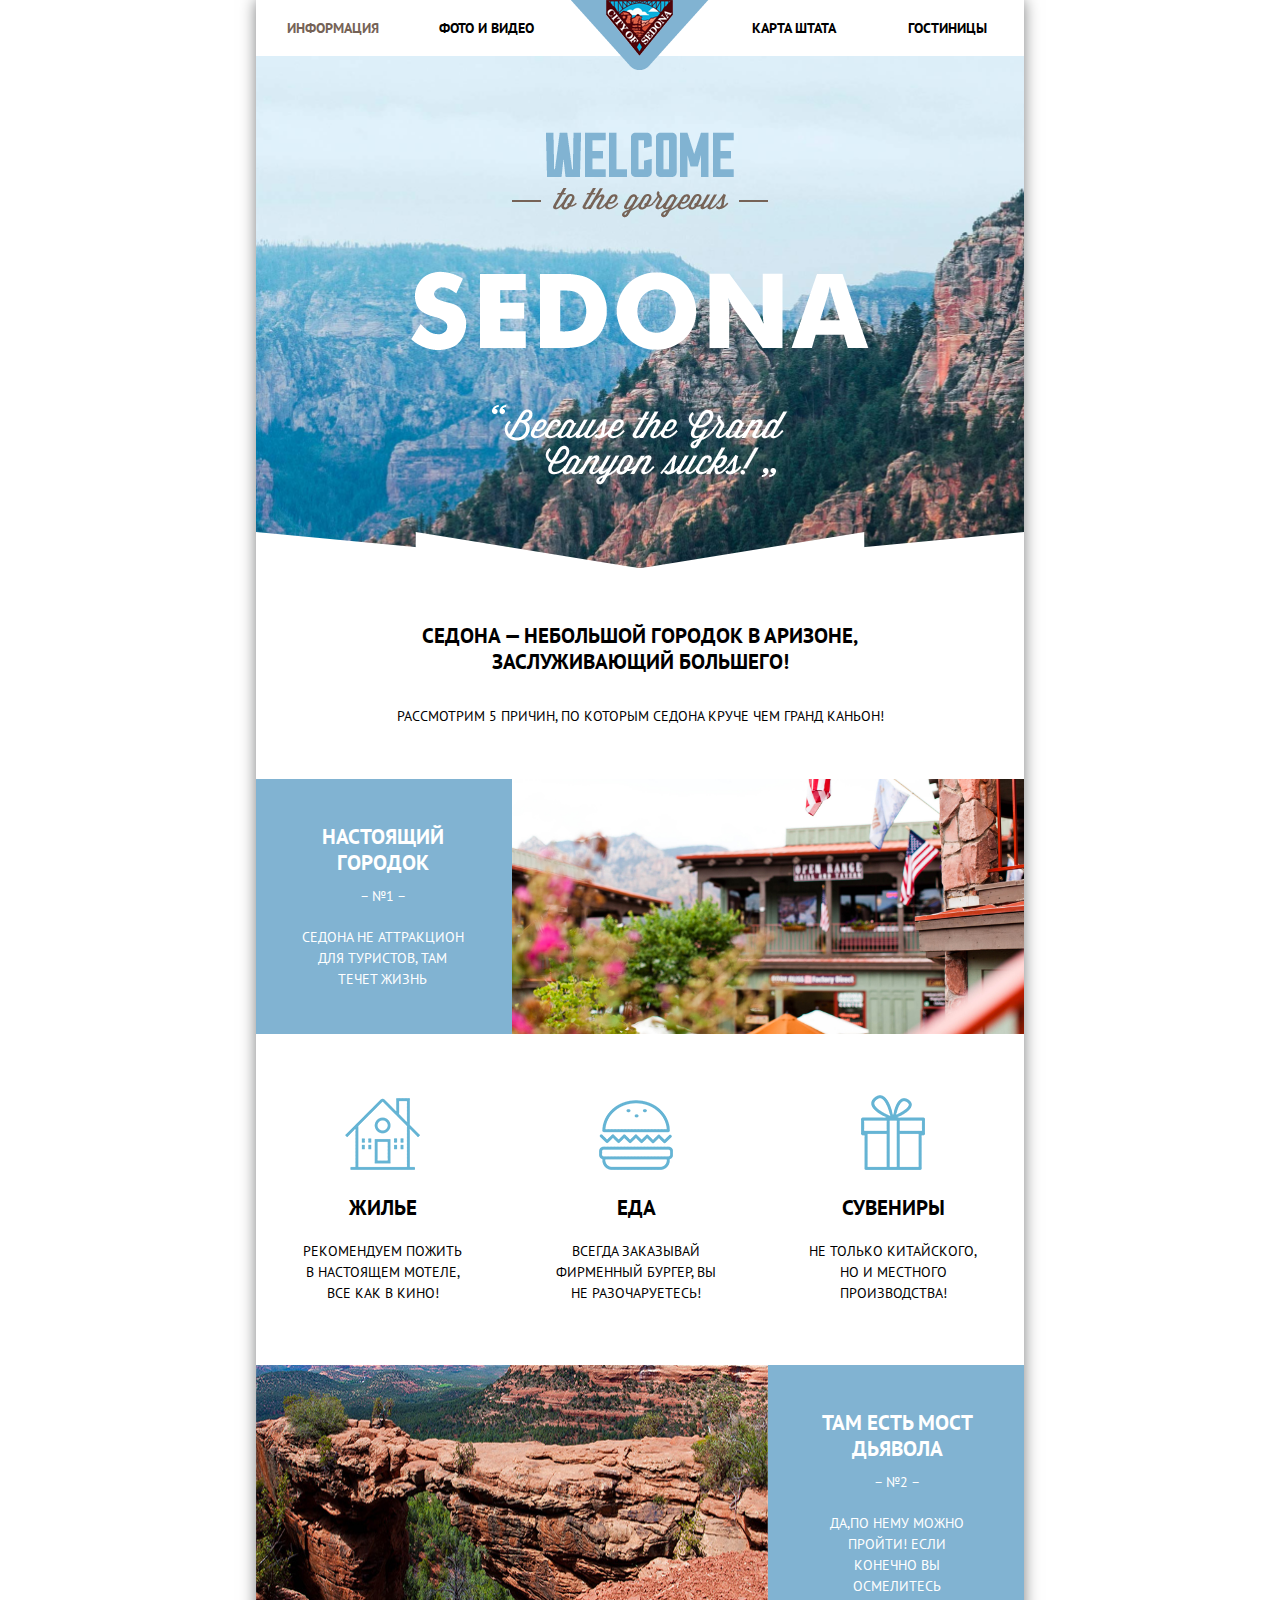
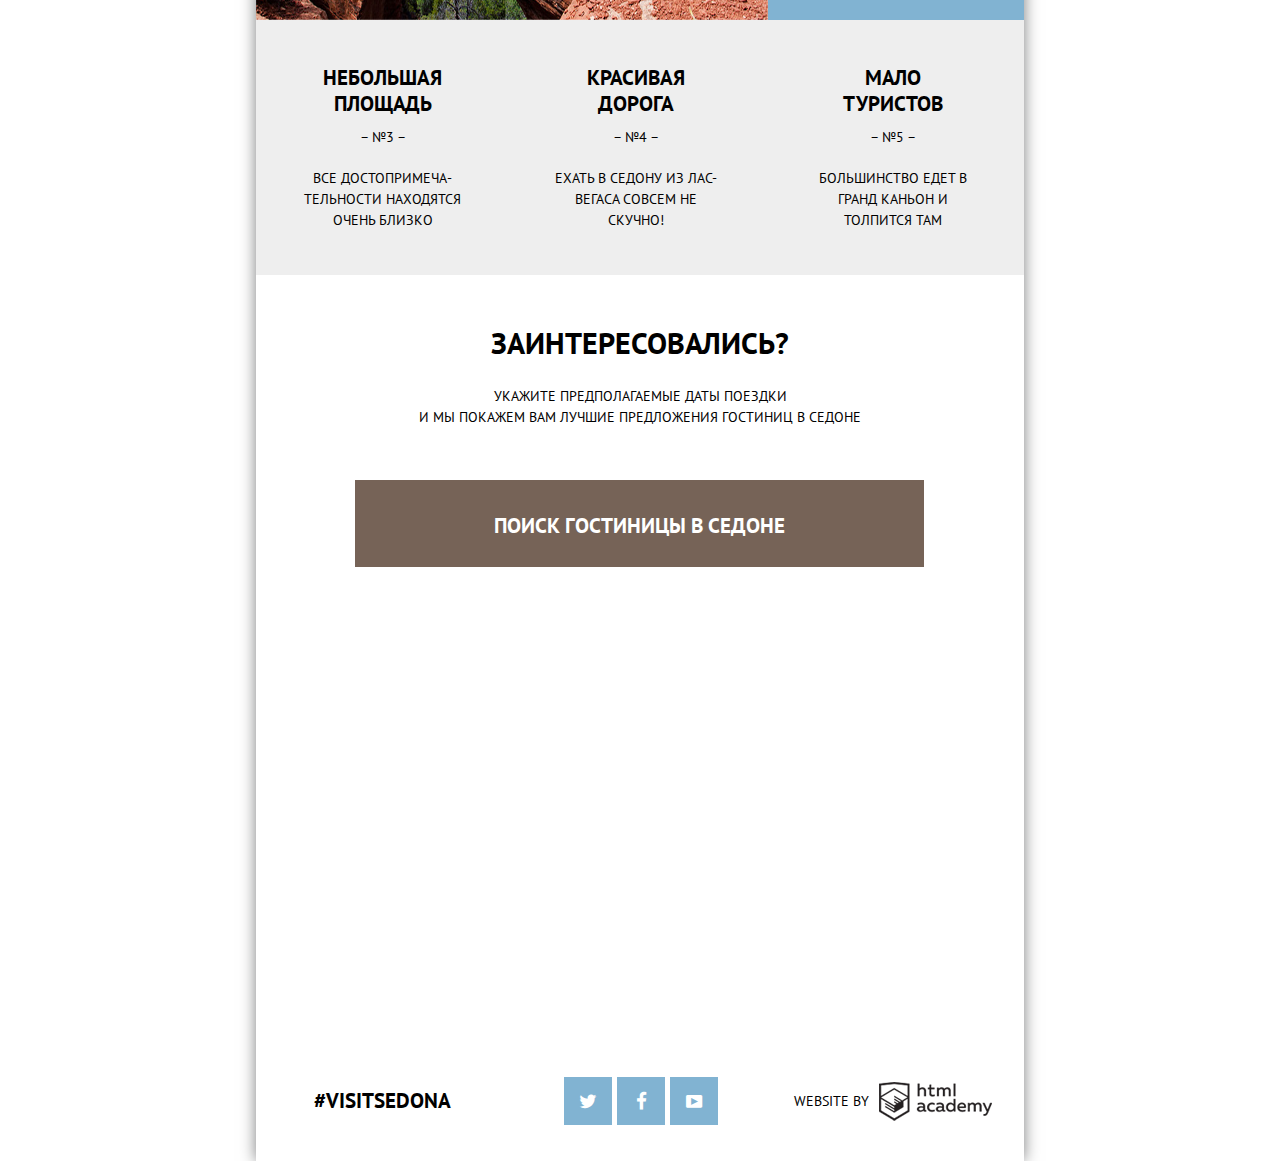
<file: index.html>
<!DOCTYPE html>
<html>
	<head>
		<meta charset="utf-8">
		<title>City of Sedona</title>
		<link rel="stylesheet" href="css/normalize.css">
		<link href='http://fonts.googleapis.com/css?family=PT+Sans:400,700&subset=cyrillic,latin' rel='stylesheet' type='text/css'>
		<link rel="stylesheet" href="css/style.css">
	</head>
	<body>
	  
		<div class="container">
			<header class="header">
				<nav class="main-navigation">
					<div class="logo">
						<a href="index.html">
							<img src="img/logo.png" width="138" height="70" alt="City of Sedona">
						</a>
					</div>
					<ul>
						<li>
							<a href="index.html" class="active">Информация</a>
						</li>
						<li>
							<a href="#">Фото и Видео</a>
						</li>
						<li>
							<a href="#">Карта штата</a>
						</li>
						<li>
							<a href="catalog.html">Гостиницы</a>
						</li>
					</ul>
				</nav>
			</header>

			<div class="promo">
			</div>
			
			<div class="cards">
				<div class="section">
					<h2 class="title">Седона &mdash; небольшой городок в Аризоне,<br> заслуживающий большего!</h2>
					<p>Рассмотрим 5 причин, по которым Седона круче чем Гранд каньон!</p>
				</div>
			  
				<div class="section-1 row">
					<div  class="col1">
						<h2 class="title">Настоящий городок</h2>
						<p class="number">&ndash; №1 &ndash;</p>
						<p>Седона не аттракцион для туристов, там течет жизнь</p>
					</div>
					<div class="col2 banner-photo-1">
						<img src="img/photo-1.jpg" width="512" height="255" alt="Настоящий городок">
					</div>
				</div>
			  
				<div class="section-2 row">
					<div class="col1">
						<i class="sprite sprite-house"></i>
						<h2 class="title">Жилье</h2>
						<p>Рекомендуем пожить в настоящем мотеле, все как в кино!</p>
					</div>
					<div class="col1">
						<i class="sprite sprite-burger"></i>
						<h2 class="title">Еда</h2>
						<p>Всегда заказывай фирменный бургер, вы не разочаруетесь!</p>
					</div>
					<div class="col1">
						<i class="sprite sprite-gift"></i>
						<h2 class="title">Сувениры</h2>
						<p>Не только китайского, но и местного производства!</p>
					</div>
				</div>
			  
				<div class="section-3 row">
					<div class="col2 banner-photo-2">
						<img src="img/photo-2.jpg" width="512" height="255" alt="Мост дьявола" >
					</div>
					<div class="col1">
						<h2 class="title">Там есть мост дьявола</h2>
						<p class="number">&ndash; №2 &ndash;</p>
						<p>Да,по нему можно пройти! Если конечно вы осмелитесь</p>
					</div>
				</div>
			  
				<div class="section-4 row">
					<div class="col1">
						<h2 class="title">Небольшая площадь</h2>
						<p class="number">&ndash; №3 &ndash;</p>
						<p>Все достопримеча&shy;тельности находятся очень близко</p>
					</div>
					<div class="col1">
						<h2 class="title">Красивая дорога</h2>
						<p class="number">&ndash; №4 &ndash;</p>
						<p>Ехать в Седону из Лас-вегаса совсем не скучно!</p>
					</div>
					<div class="col1">
						<h2 class="title">Мало<br> туристов</h2>
						<p class="number">&ndash; №5 &ndash;</p>
						<p>Большинство едет в Гранд каньон и толпится там</p>
					</div>
				</div>
			</div>
		  
			<div class="container-form">
				<div class="search">
					<p class="heading">Заинтересовались?</p>
					<p>Укажите предполагаемые даты поездки<br> и мы покажем вам лучшие предложения гостиниц в седоне</p>    <!---->
				</div>
	
				<form class="search-form" action="echo" method="post">
				<a href="javascript:void(0)" onclick="document.getElementById('search-form').style.display = 'block'" class="button-block brown button-expander">Поиск гостиницы в Седоне</a>
					<div class="search-form-content" id="search-form">
						<label for="date-in">Дата заезда:</label>
						<input class="date" id="date-in" name="date-in" type="text" value="24 апреля 2014">
						<label for="date-out">Дата выезда:</label>
						<input class="date" id="date-out" name="date-out" type="text" value="4 июля 2014">
						<div class="row counts">
							<div class="half-width">
								<label for="adults">Взрослые:</label>
								<button class="minus"><i class="icon-minus"></i></button>
								<input class="number" id="adults" type="text" placeholder="2">
								<button class="plus"><i class="icon-plus"></i></button>
							</div>
							<div class="half-width">
								<label for="children">Дети:</label>
								<button class="minus"><i class="icon-minus"></i></button>
								<input class="number" id="children" type="text" placeholder="0">
								<button class="plus"><i class="icon-plus"></i></button>
							</div>
						</div>
						<button class="button-block blue button-search" type="submit">Найти</button>
					</div>
				</form>
				
				<div class="map">
					<iframe src="https://www.google.com/maps/embed?pb=!1m18!1m12!1m3!1d838162.8369633064!2d-111.79513845!3d34.854378399999995!2m3!1f0!2f0!3f0!3m2!1i1024!2i768!4f13.1!3m3!1m2!1s0x872da132f942b00d%3A0x5548c523fa6c8efd!2z0KHQtdC00L7QvdCwLCDQkNGA0LjQt9C-0L3QsCwg0KHQqNCQ!5e0!3m2!1sru!2sru!4v1434977384520" width="768" height="588"></iframe>
				</div>
				
			</div>
		  
			<footer class="main-footer row index-footer">
				<div class="footer-hashtag col1">
					#VISITSEDONA
				</div>
				<div class="footer-social col1">
					<a href="#" class="social-btn social-btn-twitter"><i class="icon icon-twitter"></i></a>
					<a href="#" class="social-btn social-btn-fb"><i class="icon icon-facebook"></i></a>
					<a href="#" class="social-btn social-btn-youtube"><i class="icon icon-youtube"></i></a>
				</div>
				<div class="footer-copyright col1">
					<div class="website-by">Website by</div>
					<a class="logo-html" href="#"></a>
				</div>
			</footer>
		  
		 </div>
	</body>
</html>
</file>
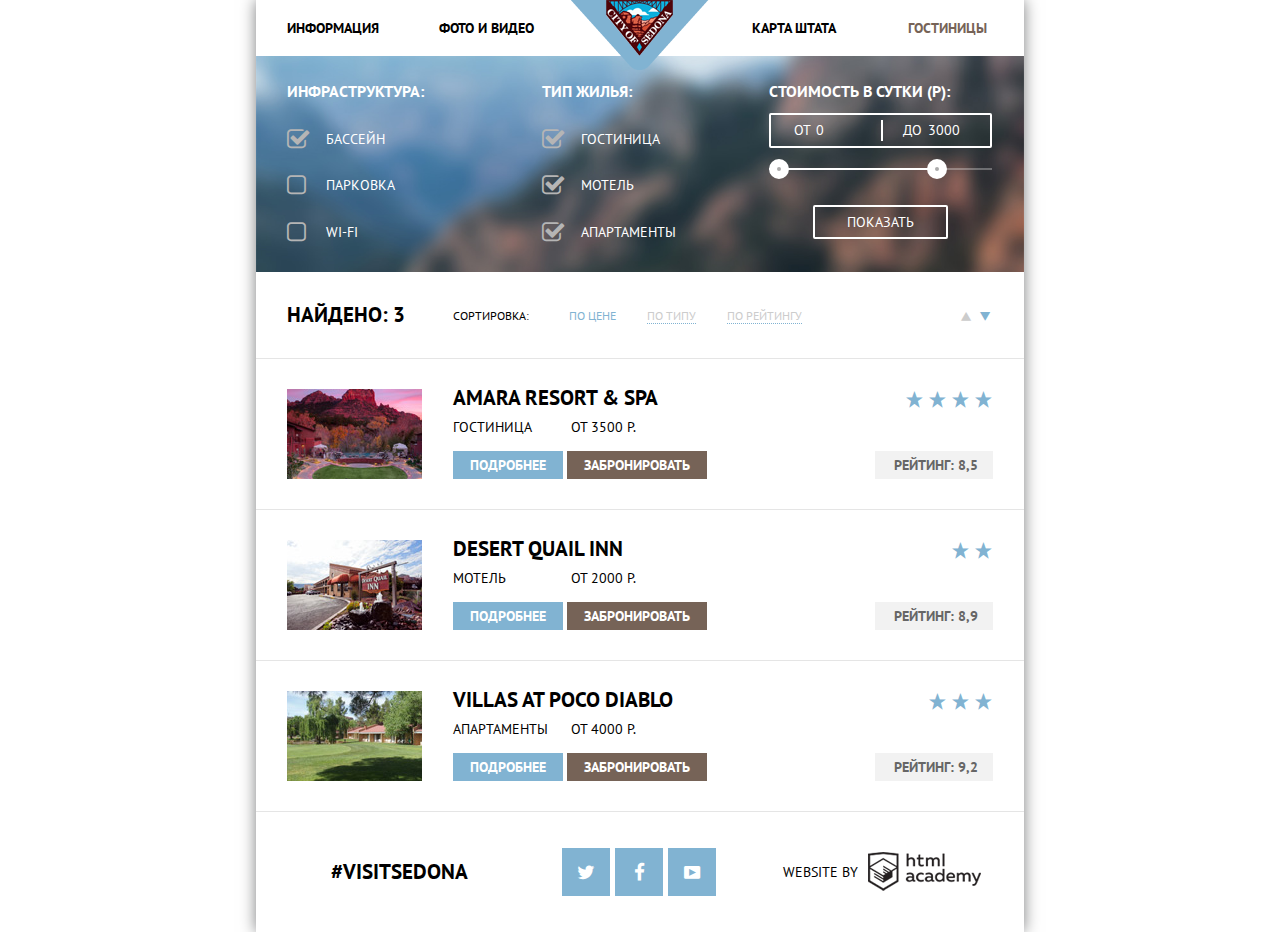
<file: catalog.html>
<!DOCTYPE html>
<html>
	<head>
		<meta charset="utf-8">
		<title>Hotels</title>
		<link rel="stylesheet" href="css/normalize.css">
		<link href='http://fonts.googleapis.com/css?family=PT+Sans:400,700&subset=cyrillic,latin' rel='stylesheet' type='text/css'>
		<link rel="stylesheet" href="css/style.css">
	</head>
	<body>
	  
		<div class="container">
			<header class="header">
				<nav class="main-navigation">
					<div class="logo">
						<a href="index.html">
							<img src="img/logo.png" width="138" height="70" alt="City of Sedona">
						</a>
					</div>
					<ul>
						<li>
							<a href="index.html">Информация</a>
						</li>
						<li>
							<a href="#">Фото и Видео</a>
						</li>
						<li>
							<a href="#">Карта штата</a>
						</li>
						<li>
							<a href="catalog.html" class="active">Гостиницы</a>
						</li>
					  </ul>
				</nav>
			</header>
		  
			<form class="filters row" action="/search" method="post">
				<div class="col1">
					<fieldset class="filter-check f-type">
						<legend>Инфраструктура:</legend>
						<div>
							<input id="swimming" name="swimming" type="checkbox" value="1-1" checked>
							<label for="swimming"><span>Бассейн</span></label>
						</div>
						<div>
							<input id="parking" name="parking" type="checkbox" value="1-2">
							<label for="parking"><span>Парковка</span></label>
						</div>
						<div>
							<input id="wifi" name="wifi" type="checkbox" value="1-3">
							<label for="wifi"><span>Wi-Fi</span></label>
						</div>
					</fieldset>
				</div>
				<div class="col1">
					<fieldset class="filter-check f-type house-type">
						<legend>Тип жилья:</legend>
						<div>
							<input id="hotel" name="hotel" type="checkbox" value="2-1" checked>
							<label for="hotel"><span>Гостиница</span></label>
						</div>
						<div>
							<input id="motel" name="motel" type="checkbox" value="2-2" checked>
							<label for="motel"><span>Мотель</span></label>
						</div>
						<div>
							<input id="apartments" name="apartments" type="checkbox" value="2-3" checked>
							<label for="apartments"><span>Апартаменты</span></label>
						</div>
					</fieldset>
				</div>
				<div class="col1">
					<fieldset class="filter-check price-type">
						<legend>Стоимость в сутки (Р):</legend>
						<div class="price-view">
							
							<div class="price-from">
								От <input name="price_from" value="0">
							</div>
							<div class="price-to">
								До <input name="price_to" value="3000">
							</div>
						</div>
						<div class="range-controls">
							<div class="scale">
								<div class="bar"></div>
							</div>
							<div class="toggle min-toggle"></div>
							<div class="toggle max-toggle"></div>
						</div>
						<button class="button show-btn" type="submit">Показать</button>
					</fieldset>
				</div>
			</form>
			
			<div class="sorting row">
				<p class="sorting-result">Найдено:<span class="find-result"> 3</span></p>
				<div class="sorting-by">
					<p>Сортировка:</p>
					<ul>
						<li>
							<a class="active" href="#">По цене</a>
						</li>
						<li>
							<a href="#">По типу</a>
						</li>
						<li>
							<a href="#">По рейтингу</a>
						</li>
					</ul>
				</div>
				<div class="sorting-direction">
					<a href="#">
						<i class="icon icon-up-dir"></i>
					</a>
					<a  class="active" href="#">
						<i class="icon icon-down-dir"></i>
					</a>
				</div>
			</div>
		
			<div class="search-results">
				<div class="item row">
					<figure class="result-image list1">
						<a href="#"><img src="img/hotel-1.jpg" width="135" height="90" alt="Amara Resort &amp; SPA"></a>
					</figure>
					<div class="result-description list2">
						<a href="#"  class="result-title">Amara Resort &amp; SPA</a>
						<div class="result-subtitle">
							<span>Гостиница</span>от 3500 р.
						</div>
						<div class="result-btns">
							<a class="button blue" href="#">Подробнее</a>
							<a class="button brown" href="#">Забронировать</a>
						</div>
					</div>
					<div class="result-rating list3">
						<div class="rating-stars">
							<i class="icon icon-star"></i>
							<i class="icon icon-star"></i>
							<i class="icon icon-star"></i>
							<i class="icon icon-star"></i>
						</div>
						<div class="rating-point">Рейтинг: 8,5</div>
					</div>
				</div>
				<div class="item row">
					<figure class="result-image list1">
						<a href="#"><img src="img/hotel-2.jpg" width="135" height="90" alt="Desert Quail INN"></a>
					</figure>
					<div class="result-description list2">
						<a href="#" class="result-title">Desert Quail INN</a>
						<div class="result-subtitle">
							<span>Мотель</span>от 2000 р.
						</div>
						<div class="result-btns">
							<a class="button blue" href="#">Подробнее</a>
							<a class="button brown" href="#">Забронировать</a>
						</div>
					</div>
					<div class="result-rating list3">
						<div class="rating-stars">
							<i class="icon icon-star"></i>
							<i class="icon icon-star"></i>
						</div>
						<div class="rating-point">Рейтинг: 8,9</div>
					</div>
				</div>
				<div class="item row">
					<figure class="result-image list1">
						<img src="img/hotel-3.jpg" width="135" height="90" alt="Villas at Poco Diablo">
					</figure>
					<div class="result-description list2">
						<a href="#" class="result-title">Villas at Poco Diablo</a>
						<div class="result-subtitle">
							<span>Апартаменты</span>от 4000 р.
						</div>
						<div class="result-btns">
							<a class="button blue" href="#">Подробнее</a>
							<a class="button brown" href="#">Забронировать</a>
						</div>
					</div>
					<div class="result-rating list3">
						<div class="rating-stars">
							<i class="icon icon-star"></i>
							<i class="icon icon-star"></i>
							<i class="icon icon-star"></i>
						</div>
						<div class="rating-point">Рейтинг: 9,2</div>
					</div>
				</div>
			</div>
		
			<footer class="main-footer inner row separator">
				<div class="footer-hashtag col1">
					#VISITSEDONA
				</div>
				<div class="footer-social col1">
					<a href="#" class="social-btn social-btn-twitter"><i class="icon icon-twitter"></i></a>
					<a href="#" class="social-btn social-btn-fb"><i class="icon icon-facebook"></i></a>
					<a href="#" class="social-btn social-btn-youtube"><i class="icon icon-youtube"></i></a>
				</div>
				<div class="footer-copyright col1">
					<div class="website-by">Website by</div>
					<a class="logo-html" href="#"></a>
				</div>
			</footer>
		  
		 </div>
	</body>
</html>
</file>
<file: css/style.css>
body{
	font-family: 'PT Sans', 'Arial', sans-serif;
	font-size: 14px;
	line-height: 21px;
	text-transform: uppercase;
	color: black;
}

h2{
	font-size: 21px;
	line-height: 26px;
	font-weight: bold;
}

.container {
	width: 768px;
	margin: 0 auto;
	-moz-box-shadow: 0 0 15px 0 #7d7e7f;
    -webkit-box-shadow: 0 0 15px 0 #7d7e7f;
    box-shadow: 0 0 15px 0 #7d7e7f;
	/*position: relative;*/ /* удалить когда удаляется testimage */
}

.promo{
	background: url(../img/figure.png) 50% 476px no-repeat, 
				url(../img/because.png) 50% 349px no-repeat, 
				url(../img/sedona.png) 50% 216px no-repeat, 
				url(../img/welcome.png) 50% 76px no-repeat, 
				url("../img/bg-promo.jpg") #9a8179; 
	background-size: auto, auto, auto, auto, cover;
	background-attachment: scroll, scroll, scroll, scroll, fixed;
	width: 768px;
	height: 512px;
}

/*сетка*/

.col1 {
	width: 33%;
	float: left;
}

.col2 {
	width: 67%;
	float: left;
}

.banner-row {
	display: table-row;
}

.banner-row .col1, .banner-row .col2 {
	float: none;
	display: table-cell;
	vertical-align: top;
	height: 257px;
}

.row::after {
	clear: both;
	content:"";
	display: table;
}

.list1 {
	width: 166px;
	float: left;
}

.list2 {
	width: 400px;
	float: left;
}

.list3 {
	width: 140px;
	float: right;
}

/* -------------------- главное меню ---------------------- */

.main-navigation ul::after {
	clear: both;
	content:"";
	display: table;
}
.main-navigation ul {
	padding: 0;
	margin: 0;
	list-style: none;
}

.main-navigation li {
	width: 20%;
	line-height: 56px;
	float: left;
}

.main-navigation li:nth-child(4n-1) {
	margin-left: 20%;
}

.main-navigation a {
	text-decoration: none;
	color: black;
	font-weight: bold;
	font-family: 'PT Sans', 'Arial', sans-serif;
}

.main-navigation a:hover {
	color: #81b3d2;
}

.main-navigation a:active {
	color: rgba(0, 0, 0, .3)
}

.main-navigation .active {
	color: #766357;
}

.main-navigation .active:hover {
	color: #604e43;
}

.main-navigation .active:active {
	color: rgba(118, 99, 87, .3);
}

.main-navigation {
	position: relative;
	text-align: center;
}

.logo {
	position: absolute;
	width: 20%;
	margin-left: 40%;
  }

.cards {
	text-align: center;
}

.cards .col1 {
	box-sizing: border-box;
	padding-left: 45px;
	padding-right: 45px;
}

.cards h2 {
	margin: 0px;
}

.cards p {
	margin-top: 20px;
}

.cards .col1 {
	padding-top: 45px;
}

/* section */

.section {
	padding-top: 55px;
	padding-bottom: 52px;
}

.section h2 {
	margin: 0;
}

.section p {
	margin-bottom: 0;
	margin-top: 31px;
}

/* section-1 */

.section-1 {
	background: #81b3d2;
	color: white;
}
/*
.banner-photo-1 {
	background: url(../img/photo-1.jpg) no-repeat #81b3d2;
	background-size: cover;
}

.banner-photo-2 {
	background: url(../img/photo-2.jpg) no-repeat #81b3d2;
	background-size: cover;
}
*/

.banner-photo-1 img, .banner-photo-2 img {
	display: block;
}

.banner-photo-1 img {
	margin-left: 3px;
}

.cards .number {
	margin-top: 10px;
	margin-bottom: 20px;
}

/* section-2 */

.section-2 .col1 {
	min-height: 331px;
	padding-top: 60px;
}

.section-2 .col1:last-child, .section-4 .col1:last-child {
	width: 34%;
}

.sprite {
	background: url(../img/sprite-features.png) no-repeat;
	width: 76px;
	height: 76px;
	display: block;
	margin-left: auto;
	margin-right: auto;
	margin-bottom: 25px;
}

.sprite.sprite-burger {
	background-position: -76px 0;
}

.sprite.sprite-gift {
	background-position: -152px 0;
}

/* section-3 */

.section-3 {
	background: #81b3d2;
	color: white;
}

/* section-4 */

.section-4 {
	background: #eeeeee;
}

.section-4 .col1 {
	min-height: 206px;
	padding-bottom: 30px;
}

/* search- карта, форма */

.search {
	padding-top: 25px;
	padding-bottom: 125px;
}

.search p {
	text-align: center;
}

p.heading {
	font-size: 30px;
	font-weight: bold;
	line-height: 26px;
	text-align: center;
}

.container-form {
	position: relative;
}

.search-form {
	background-color: #fff;
	/*min-height: 460px;*/
	width: 570px;
	position: absolute;
	left: 50%;
	top: 205px;
	margin-left: -285px;
	z-index: 2;
}

.button {
	text-transform: uppercase;
	text-decoration: none;
	display: inline-block;
	color: white;
	text-align: center;
	font-weight: bold;
}

.button-block {
	display: block;
	border: none;
	text-transform: uppercase;
	text-decoration: none;
	text-align: center;
	font-weight: bold;
	width: 100%;
}

.button-expander {
	padding-top: 35px;
	margin: 0;
	width: 569px;
	height: 52px;
	font-size: 21px;
}

.button-search {
	height: 58px;
	padding: 0;
	font-size: 21px;
	margin-top: 25px;
}

.brown {
	background: #766357;
	color: white;
}

.brown:hover {
	background: #604e43;
}

.brown:active {
	background: #503e33;
	color: #928a85;
}

.blue {
	background: #81b3d2;
	color: white;
}

.blue:hover, .social-btn:hover {
	background: #669ec0;
}

.blue:active, .social-btn:active {
	color: #94b9d2;
	background: #5496bd;
}

.social-btn {
	text-decoration: none;
}

.search-form-content {
	min-height: 264px;
	display: none;
	padding: 55px;
	-moz-box-shadow: 0 0 15px 0 #7d7e7f;
    -webkit-box-shadow: 0 0 15px 0 #7d7e7f;
    box-shadow: 0 5px 15px 0 #7d7e7f;
}

.search-form-content input.date {
	width: 346px;
	padding-right: 40px;
	text-align: left;
}

.search-form-content input {
	display: inline-block;
	font: 700 14px/1.4 'PT Sans', sans-serif;
	text-transform: uppercase;
	border: 2px solid #f2f2f2;
	background-color: #f2f2f2;
	padding: 7px 13px;
	-webkit-box-sizing: border-box;
	-moz-box-sizing: border-box;
	box-sizing: border-box;
}

.search-form-content label {
	display: inline-block;
	text-align: left;
	font: 700 14px/1.5 'PT Sans', sans-serif;
	margin-bottom: 35px;
	margin-right: 15px;
	width: 95px;
}

.search-form-content input:hover {
	background: #ebebeb;
	border: 2px solid #ebebeb;
}

.search-form-content input:focus {
	background: white;
	border: 2px solid #e5e5e5;
	outline: none;
}

.search-form-content .date {
	position: relative;
}

.search-form-content input.date {
	padding-right: 35px;
	background-image: url(../img/sprite.png);
	background-repeat: no-repeat;
	background-position: right 10px top 7px;
}

.search-form-content input.date:hover {
	background-position: right 10px top -32px;
}

.search-form-content input.date:active {
	background-position: right 10px top -70px;
}

.half-width {
	width: 50%;
	float: left;
	-webkit-box-sizing: border-box;
	-moz-box-sizing: border-box;
	box-sizing: border-box;
	font-size: 0px;
}

.half-width button {
	background: #f2f2f2;
	border: 2px solid #f2f2f2;
	padding-right: 7px;
	padding-left: 7px;
}

.half-width button, .half-width input[type="text"] {
	font-size: 14px;
	padding-top: 7px;
	padding-bottom: 7px;
	text-align: center;
	line-height: 21px;
}

.half-width:last-child {
	padding-left: 50px;
}

.half-width:last-child label {
	width: 48px;
}

.half-width input[type="text"] {
	width: 40px;
}

.half-width .minus, .half-width .plus {
	color: #a9a9a9;
	outline: none;
}

.half-width .minus:hover, .half-width .plus:hover {
	color: black;
}

.half-width .minus:active, .half-width .plus:active {
	color: #81b3d2;
}

.counts {
	margin-top: 5px;
}

.map {
	left: 0;
	width: 100%;
	z-index: 1;
}

.map iframe {
	border: 0px none; 
}

.inner .social-btn-twitter {
	margin-left: 10px;
	margin-right: 0px;
}

.inner .social-btn-fb {
	margin-right: 5px;
	margin-left: 5px;
}

/* main-footer */

.index-footer {
	position: relative;
	background-color: rgba(255,255,255,.9);
	z-index: 10;
	padding: 0px;
	margin-top: -120px;
}

.index-footer .social-btn-twitter {
	margin-left: 10px;
	margin-right: 0px;
}

.index-footer .social-btn-fb {
	margin-right: 5px;
	margin-left: 5px;
}

.main-footer {
	min-height: 84px;
	padding-top: 36px;
}

.main-footer.inner {
	padding-left: 26px;
	padding-right: 30px;
}

.main-footer .col1:last-child {
	width: 34%;
}

.footer-hashtag {
	font-size: 21px;
	font-weight: bold;
	text-align: center;
	line-height: 48px;
}

.footer-social {
	font-size: 0px;
	text-align: center;
}

.footer-social a:last-child {
	margin-right: 0px;
}

.social-btn {
	display: inline-block;
	font-size: 19px;
	line-height: 48px;
	height: 48px;
	width: 48px;
	text-align: center;
	color: white;
	background: #81b3d2;
	margin-right: 8px;
}

.footer-copyright {
	font-size: 0px;
	line-height: 48px;
}

.website-by {
	font-size: 14px;
	display: inline-block;
	vertical-align: top;
	height: 48px;
	margin-left: 31px;
}

.logo-html {
	background: url(../img/logo-htmlacademy.png) 0% 50% no-repeat;
	display: inline-block;
	vertical-align: top;
	height: 48px;
	width: 113px;
	margin-left: 10px;
}

.logo-html:hover {
	background: url(../img/logo-htmlacademy-hover.png) 0% 50% no-repeat;
}

.logo-html:active {
	background: url(../img/logo-htmlacademy-down.png) 0% 50% no-repeat;
}

/* -----------------------------страница- отели--------------------------- */

/* filters */

.filters {
	min-height: 215px;
	background: #9a8179 url(../img/bg-hotels.jpg) no-repeat;
	background-size: cover;
	box-sizing: border-box;
	color: white;
}

.filters legend {
	font-weight: bold;
}

.filters .col1 {
	box-sizing: padding-box;
}

.filter-check legend {
	margin-bottom: 26px;
	font-size: 16px;
}

.f-type div + div {
	margin-top: 24px;
}

.filter-check {
	margin-top: 25px;
	margin-bottom: 28px;
}

.filter-check label {
	display: block;
}

.filter-check input[type="checkbox"] {
	display: none;
}

.filter-check input[type="checkbox"] + label {
	display: inline-block;
	vertical-align: middle;
	margin-right: 22px;
	cursor: pointer;
}

.filter-check input[type="checkbox"] + label::before {
	content: '\2610';
	display: inline-block;
	vertical-align: middle;
	font-family: 'symbols-sedona';
	font-size: 24px;
	margin-right: 15px;
	width: 24px;
	cursor: pointer;
}

.f-type label {
	color: #b5b5b5;
}

.f-type label:hover {
	color: white;
}

.f-type input:disabled + label {
	color: #6a6a6a;
}

.house-type {
	padding-left: 20px;
}

.price-type {
	padding-left: 12px;
}

.price-type legend {
	margin-bottom: 11px;
}

label span {
	color: white;
}

.filter-check input[type="checkbox"]:checked + label::before {
	content: '\2611';
}

.filter-check input::-moz-placeholder { /* оставить одно или так? */
	color: white;
}

.filter-check input::-webkit-input-placeholder {/* оставить одно или так? */
	color: white;
}

fieldset {
	padding: 0px;
	margin: 0px;
	border: 0px none;
}

.price-view {
	border: 2px solid white;
	border-radius: 2px;
	padding-top: 5px;
	padding-bottom: 5px;
}

.price-view input {
	border: 0px;
	background: none;
	color: white;
	width: 40px;
	outline: none;
}

.price-from {
	display: inline-block;
	vertical-align: top;
	width: 110px;
	text-align: center;
}

.price-to {
	display: inline-block;
	vertical-align: top;
	width: 100px;
	text-align: center;
}

.price-from {
	border-right: 2px solid white;
}

.show-btn {
	background-image: none; 
    background-color: transparent;
	border: 2px solid white;
	border-radius: 2px;
	width: 135px;
	font-weight: normal;
	line-height: 32px;
	margin-top: 35px;
	margin-left: 44px;
	outline: none;
}

.range-controls {
	position:relative;
}

.scale {
    margin-top: 20px;
    height: 2px;
    background: rgba(255,255,255,.3);
}

.bar {
	width: 168px;
    height: 2px;
    background: white;
}

.toggle {
	position:absolute;
    top:-9px;
    left:0px;
    width:4px;
    height:4px;
    border: 8px solid white;
    background:#ababab;
    cursor:pointer;
    border-radius:50%;
}

.toggle:hover {
	background: #1c4f80;
}

.min-toggle {
	left: 0px;
}

.max-toggle {
	left: 158px;
}

/* sorting */

.sorting {
	height: 86px;
	font-size: 0px;
}

.sorting p {
	margin: 0;
}

.sorting-result {
	font-size: 21px;
	font-weight: bold;
	width: 166px;
	height: 86px;
	line-height: 86px;
}

.sorting-by {
	width: 400px;
}

.sorting-by a, .sorting-by p {
	font-size: 12px;
	text-decoration: none;
}

.sorting-by a:hover {
	color: #81b3d2;
}

.sorting-by a:active {
	color: black;
	border: none;
}

.sorting-by ul {
	margin: 0;
}

.sorting-by li {
	margin-right: 31px;
}

.sorting-by a {
	color: #cccccc;
	border-bottom: 1px dotted #81b3d2;
}

.sorting-by .active {
	color: #81b3d2;
	border: none;
}

.sorting-direction {
	width: 140px;
	text-align: right;
	display: inline-block;
	vertical-align: middle;
	margin-top: 3px;
}

.sorting-direction .icon:before {
	margin: 0px;
}

.sorting-direction a {
	height: 23px;
	width: 19px;
	text-decoration: none;
	font-size: 22px;
	display: inline-block;
	vertical-align: top;
	color: #cccccc;
}

.sorting-direction a:hover {
	color: black;
}

.sorting-direction a:active {
	color: #81b3d2;
}

.sorting-direction .active {
	color: #81b3d2;
}

.sorting-result, .sorting-by {
	display: inline-block;
	vertical-align: middle;
	margin-top: 7px;
}

.sorting-by p, .sorting-by ul, .sorting-by li {
	display: inline-block;
	vertical-align: top;
}

.filters, .sorting {
	padding-left: 31px;
	padding-right: 25px;
}

/* search-results */

.item {
	min-height: 75px;
	padding-left: 31px;
	padding-right: 31px;
	padding-top: 30px;
	padding-bottom: 30px;
	border-top: 1px solid #e5e5e5;
}

.item img {
	display: block;
}

.item figure{
	margin:0;
}

.result-title {
	display: block;
	color: black;
	text-decoration: none;
	font-size: 21px;
	font-weight: bold;
	margin: 0px;
	line-height: 17px;
}

.result-title:hover {
	color: #81b3d2;
}

.result-title:active {
	color: #cacaca;
}

.rating-point {
	background: #f2f2f2;
	color: #666666;
	font-weight: bold;
	line-height: 28px;
	padding-left: 15px;
	padding-right: 15px;
	margin-top: 41px;
	margin-left: 22px;             /*должно быть 25px, но в ie разъезжается*/
}

.result-rating .icon-star {
	color: #81b3d2;
	font-size: 19px;
	line-height: 21px;

}

.result-rating .icon-star:before {
	margin: 0px;
}

.rating-stars {
	line-height: 17px;
}

.rating-stars, .rating-point {
	text-align: right;
}

.result-subtitle {
	margin-top: 11px;
	margin-bottom: 13px;
}

.result-subtitle span {
	width: 118px;
	display: inline-block;
	vertical-align: baseline;
}

.button {
	line-height: 28px;
	padding-left: 17px;
	padding-right: 17px;
}

.separator {
	border-top: 1px solid #e5e5e5;
}

/* иконочный шрифт */

@font-face {
	font-family: 'symbols-sedona';
	src: url('../font/symbols-sedona.eot?60737633');
	src: url('../font/symbols-sedona.eot?60737633#iefix') format('embedded-opentype'),
	url('../font/symbols-sedona.woff?60737633') format('woff'),
	url('../font/symbols-sedona.ttf?60737633') format('truetype'),
	url('../font/symbols-sedona.svg?60737633#symbols-sedona') format('svg');
	font-weight: normal;
	font-style: normal;
}
/* Chrome hack: SVG is rendered more smooth in Windozze. 100% magic, uncomment if you need it. */
/* Note, that will break hinting! In other OS-es font will be not as sharp as it could be */
/*
@media screen and (-webkit-min-device-pixel-ratio:0) {
  @font-face {
    font-family: 'symbols-sedona';
    src: url('../font/symbols-sedona.svg?60737633#symbols-sedona') format('svg');
  }
}
*/
 
 [class^="icon-"]:before, [class*=" icon-"]:before {
  font-family: "symbols-sedona";
  font-style: normal;
  font-weight: normal;
  speak: none;
 
  display: inline-block;
  text-decoration: inherit;
  width: 1em;
  margin-right: .2em;
  text-align: center;
  /* opacity: .8; */
 
  /* For safety - reset parent styles, that can break glyph codes*/
  font-variant: normal;
  text-transform: none;
     
  /* fix buttons height, for twitter bootstrap */
  line-height: 1em;
 
  /* Animation center compensation - margins should be symmetric */
  /* remove if not needed */
  margin-left: .2em;
 
  /* you can be more comfortable with increased icons size */
  /* font-size: 120%; */
 
  /* Uncomment for 3D effect */
  /* text-shadow: 1px 1px 1px rgba(127, 127, 127, 0.3); */
}
 
.icon-facebook:before { content: '\66'; } /* 'f' */
.icon-twitter:before { content: '\74'; } /* 't' */
.icon-up-dir:before { content: '\25b2'; } /* '▲' */
.icon-down-dir:before { content: '\25bc'; } /* '▼' */
.icon-star:before { content: '\2605'; } /* '★' */
.icon-check-off:before { content: '\2610'; } /* '☐' */
.icon-check-on:before { content: '\2611'; } /* '☑' */
.icon-calendar:before { content: '\e800'; } /* '' */
.icon-plus:before { content: '\e801'; } /* '' */
.icon-minus:before { content: '\e802'; } /* '' */
.icon-youtube:before { content: '\f39e'; } /* '' */
</file>
